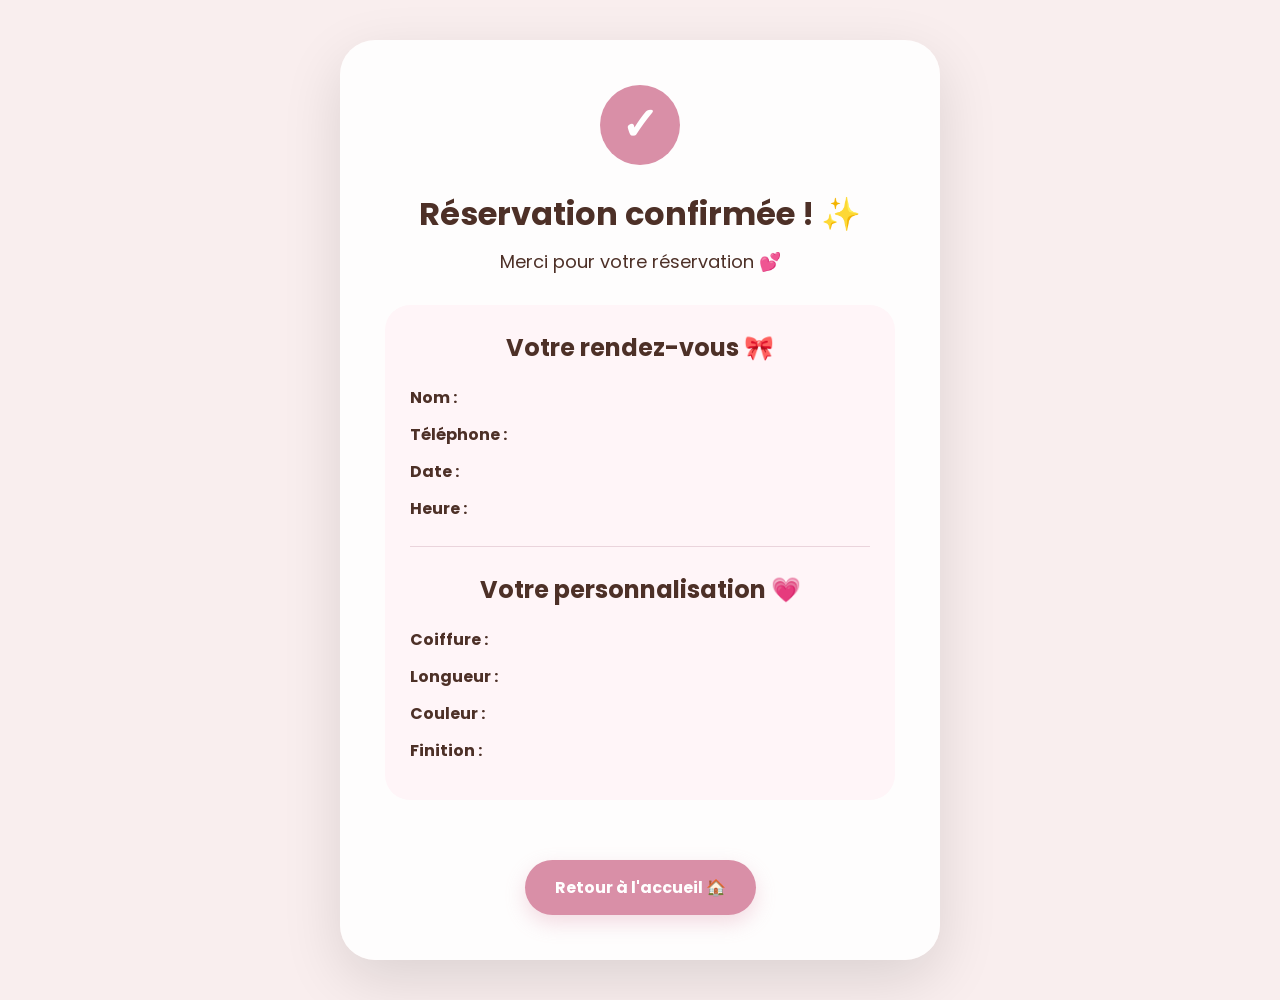
<file: confirmation.html>
<!DOCTYPE html>
<html lang="fr">

<head>

    <meta charset="UTF-8">

    <meta name="viewport"
          content="width=device-width, initial-scale=1.0">

    <title>Réservation confirmée ✨</title>

    <link rel="stylesheet" href="style.css">

</head>

<body>

    <main class="confirmation">

        <div class="confirmation-card">

            <div class="check">✓</div>

            <h1>Réservation confirmée ! ✨</h1>

            <p class="message">
                Merci pour votre réservation 💕
            </p>

            <div class="recap">

                <h2>Votre rendez-vous 🎀</h2>

                <p>
                    <strong>Nom :</strong>
                    <span id="nom"></span>
                </p>

                <p>
                    <strong>Téléphone :</strong>
                    <span id="telephone"></span>
                </p>

                <p>
                    <strong>Date :</strong>
                    <span id="date"></span>
                </p>

                <p>
                    <strong>Heure :</strong>
                    <span id="heure"></span>
                </p>

                <hr>

                <h2>Votre personnalisation 💗</h2>

                <p>
                    <strong>Coiffure :</strong>
                    <span id="coiffure"></span>
                </p>

                <p>
                    <strong>Longueur :</strong>
                    <span id="longueur"></span>
                </p>

                <p>
                    <strong>Couleur :</strong>
                    <span id="couleur"></span>
                </p>

                <p>
                    <strong>Finition :</strong>
                    <span id="finition"></span>
                </p>

            </div>

            <a href="index.html" class="btn-suivant">
                Retour à l'accueil 🏠
            </a>

        </div>

    </main>


<script>

document.addEventListener("DOMContentLoaded", () => {

    const donnees =
        JSON.parse(
            localStorage.getItem("reservation")
        );

    if (!donnees) {
        return;
    }

    document.getElementById("nom").textContent =
        donnees.nom;

    document.getElementById("telephone").textContent =
        donnees.telephone;

    document.getElementById("date").textContent =
        donnees.date;

    document.getElementById("heure").textContent =
        donnees.heure;


    const personnalisation =
        donnees.personnalisation || {};


    document.getElementById("coiffure").textContent =
        personnalisation.coiffure || "-";

    document.getElementById("longueur").textContent =
        personnalisation.longueur || "-";

    document.getElementById("couleur").textContent =
        personnalisation.couleur || "-";

    document.getElementById("finition").textContent =
        personnalisation.finition || "-";

});

</script>

</body>

</html>
</file>
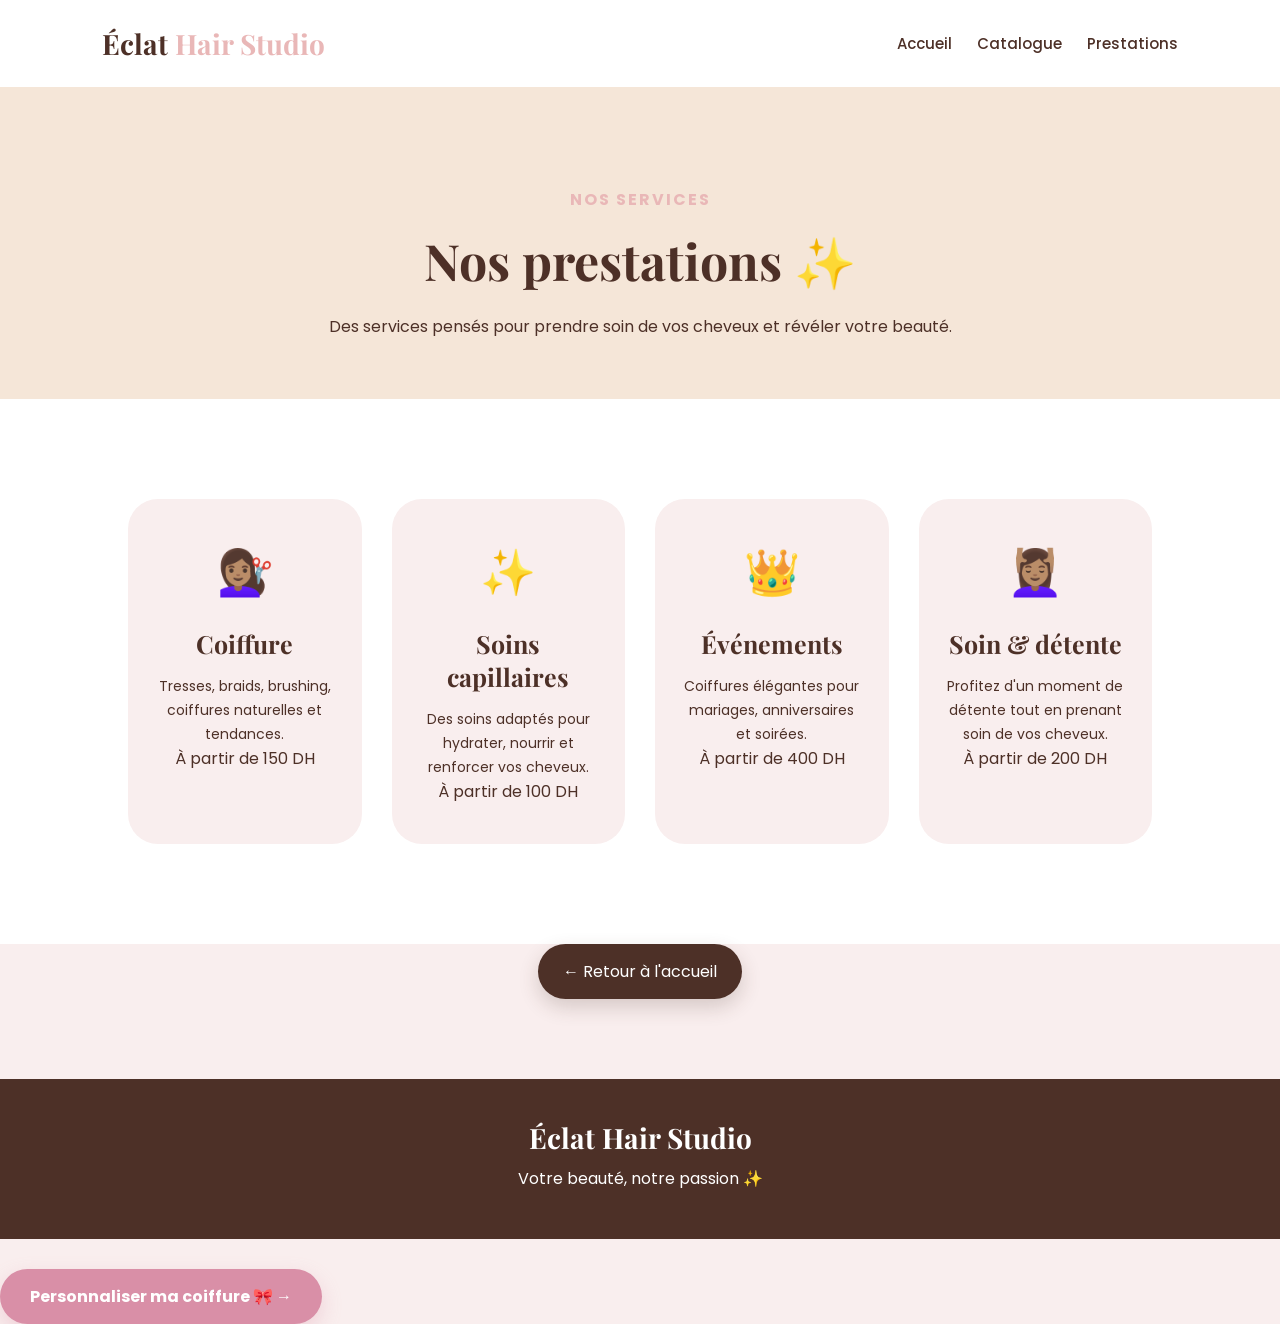
<file: prestation.html>
<!DOCTYPE html>
<html lang="fr">

<head>

    <meta charset="UTF-8">

    <meta name="viewport" content="width=device-width, initial-scale=1.0">

    <title>Prestations - Éclat Hair Studio</title>

    <link rel="stylesheet" href="style.css">

</head>

<body>


    <!-- MENU -->

    <nav class="navbar">

        <div class="logo">
            Éclat <span>Hair Studio</span>
        </div>

        <div class="menu">

            <a href="index.html">Accueil</a>

            <a href="catalogue.html">Catalogue</a>

            <a href="prestations.html">Prestations</a>

        </div>

    </nav>


    <!-- TITRE -->

    <section class="catalogue-header">

        <p class="petit-titre">
            NOS SERVICES
        </p>

        <h1>
            Nos prestations ✨
        </h1>

        <p>
            Des services pensés pour prendre soin
            de vos cheveux et révéler votre beauté.
        </p>

    </section>


    <!-- PRESTATIONS -->

    <section class="services">


        <div class="services-container">


            <!-- PRESTATION 1 -->

            <div class="service-card">

                <div class="service-icon">
                    💇🏽‍♀️
                </div>

                <h3>
                    Coiffure
                </h3>

                <p>
                    Tresses, braids, brushing,
                    coiffures naturelles et tendances.
                </p>

                <span>
                    À partir de 150 DH
                </span>

            </div>


            <!-- PRESTATION 2 -->

            <div class="service-card">

                <div class="service-icon">
                    ✨
                </div>

                <h3>
                    Soins capillaires
                </h3>

                <p>
                    Des soins adaptés pour hydrater,
                    nourrir et renforcer vos cheveux.
                </p>

                <span>
                    À partir de 100 DH
                </span>

            </div>


            <!-- PRESTATION 3 -->

            <div class="service-card">

                <div class="service-icon">
                    👑
                </div>

                <h3>
                    Événements
                </h3>

                <p>
                    Coiffures élégantes pour mariages,
                    anniversaires et soirées.
                </p>

                <span>
                    À partir de 400 DH
                </span>

            </div>


            <!-- PRESTATION 4 -->

            <div class="service-card">

                <div class="service-icon">
                    💆🏽‍♀️
                </div>

                <h3>
                    Soin & détente
                </h3>

                <p>
                    Profitez d'un moment de détente
                    tout en prenant soin de vos cheveux.
                </p>

                <span>
                    À partir de 200 DH
                </span>

            </div>


        </div>

    </section>


    <!-- RETOUR -->

    <div class="retour">

        <a href="index.html" class="button">
            ← Retour à l'accueil
        </a>

    </div>


    <!-- FOOTER -->

    <footer>

        <h3>
            Éclat Hair Studio
        </h3>

        <p>
            Votre beauté, notre passion ✨
        </p>

    </footer>


</body>

</html>
<a href="personnalisation.html" class="btn-suivant">
    Personnaliser ma coiffure 🎀 →
</a>
</file>
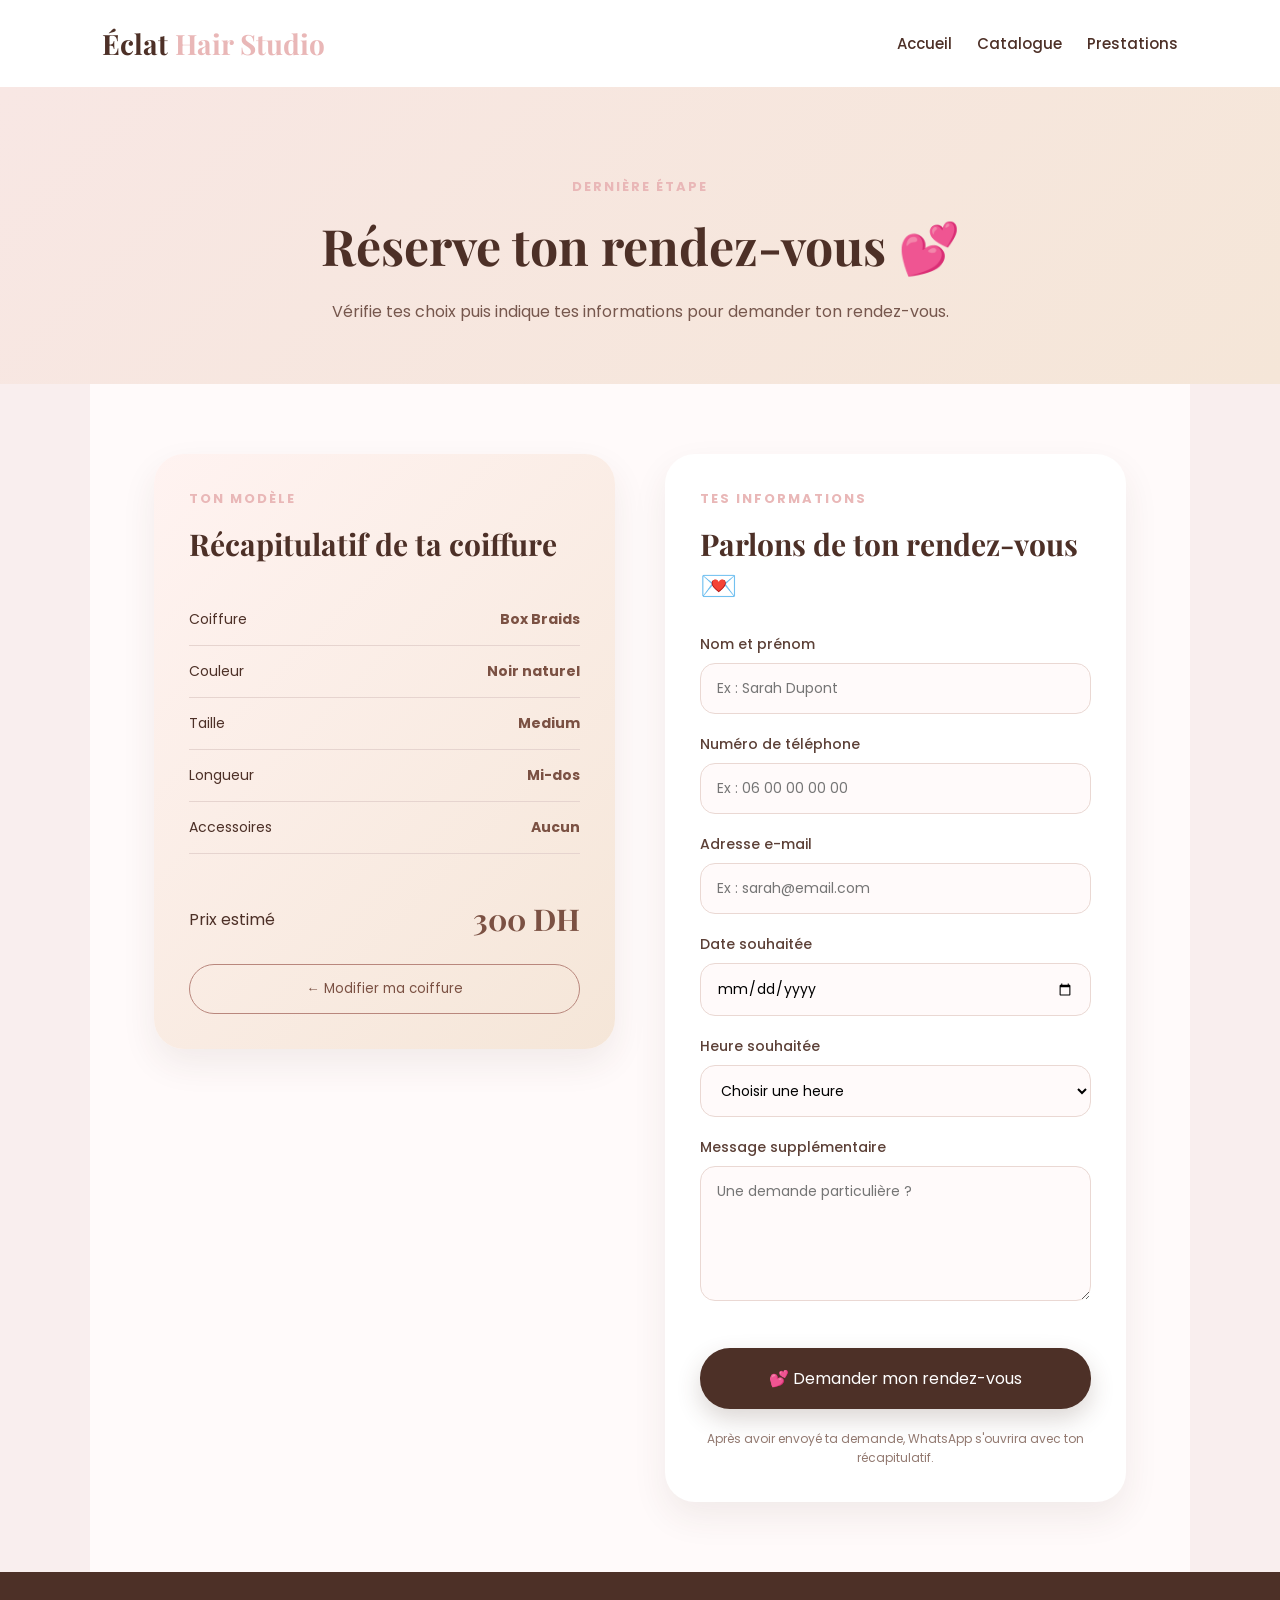
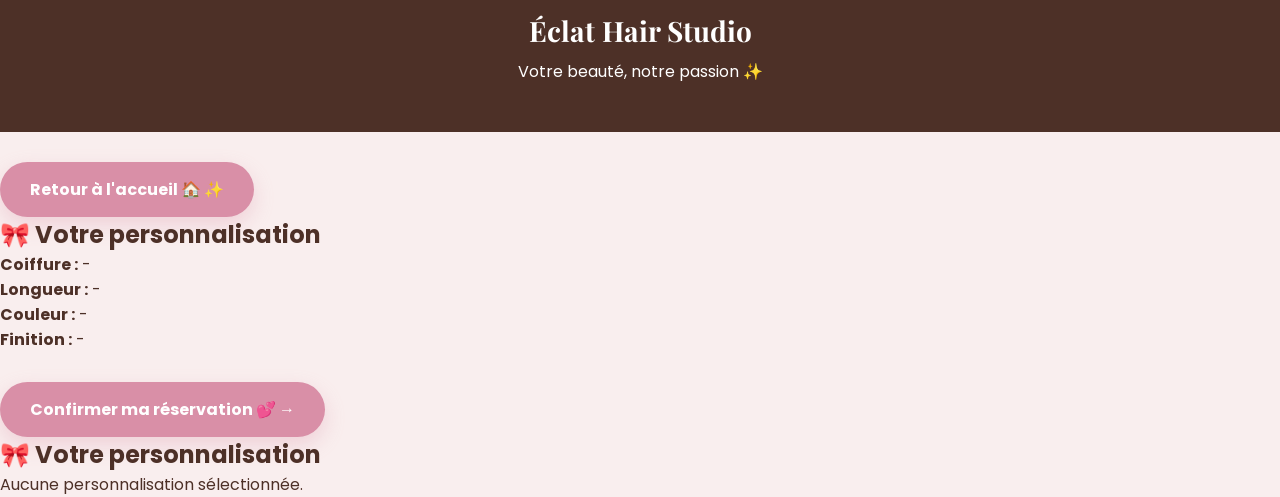
<file: reservation.html>
<!DOCTYPE html>
<html lang="fr">

<head>

    <meta charset="UTF-8">

    <meta name="viewport" content="width=device-width, initial-scale=1.0">

    <title>Réservation - Éclat Hair Studio</title>

    <link rel="stylesheet" href="style.css">

</head>


<body>


<!-- =========================
     MENU
========================= -->

<nav class="navbar">

    <div class="logo">
        Éclat <span>Hair Studio</span>
    </div>

    <div class="menu">

        <a href="index.html">
            Accueil
        </a>

        <a href="catalogue.html">
            Catalogue
        </a>

        <a href="prestations.html">
            Prestations
        </a>

    </div>

</nav>



<!-- =========================
     EN-TÊTE
========================= -->

<section class="reservation-header">

    <p class="petit-titre">
        DERNIÈRE ÉTAPE
    </p>

    <h1>
        Réserve ton rendez-vous 💕
    </h1>

    <p>
        Vérifie tes choix puis indique tes informations
        pour demander ton rendez-vous.
    </p>

</section>



<!-- =========================
     CONTENU
========================= -->

<main class="reservation-container">


    <!-- =========================
         RÉCAPITULATIF
    ========================== -->

    <div class="reservation-summary">

        <p class="petit-titre">
            TON MODÈLE
        </p>

        <h2>
            Récapitulatif de ta coiffure
        </h2>


        <div class="summary-item">

            <span>
                Coiffure
            </span>

            <strong id="reservationStyle">
                Box Braids
            </strong>

        </div>


        <div class="summary-item">

            <span>
                Couleur
            </span>

            <strong id="reservationColor">
                Noir naturel
            </strong>

        </div>


        <div class="summary-item">

            <span>
                Taille
            </span>

            <strong id="reservationSize">
                Medium
            </strong>

        </div>


        <div class="summary-item">

            <span>
                Longueur
            </span>

            <strong id="reservationLength">
                Mi-dos
            </strong>

        </div>


        <div class="summary-item">

            <span>
                Accessoires
            </span>

            <strong id="reservationAccessories">
                Aucun
            </strong>

        </div>


        <div class="reservation-total">

            <span>
                Prix estimé
            </span>

            <strong id="reservationPrice">
                300 DH
            </strong>

        </div>


        <button
            class="modify-button"
            onclick="history.back()">

            ← Modifier ma coiffure

        </button>

    </div>



    <!-- =========================
         FORMULAIRE
    ========================== -->

    <div class="reservation-form">

        <p class="petit-titre">
            TES INFORMATIONS
        </p>

        <h2>
            Parlons de ton rendez-vous 💌
        </h2>


        <form id="bookingForm">


            <!-- NOM -->

            <div class="form-group">

                <label for="name">
                    Nom et prénom
                </label>

                <input
                    type="text"
                    id="name"
                    placeholder="Ex : Sarah Dupont"
                    required>

            </div>



            <!-- TELEPHONE -->

            <div class="form-group">

                <label for="phone">
                    Numéro de téléphone
                </label>

                <input
                    type="tel"
                    id="phone"
                    placeholder="Ex : 06 00 00 00 00"
                    required>

            </div>



            <!-- EMAIL -->

            <div class="form-group">

                <label for="email">
                    Adresse e-mail
                </label>

                <input
                    type="email"
                    id="email"
                    placeholder="Ex : sarah@email.com">

            </div>



            <!-- DATE -->

            <div class="form-group">

                <label for="date">
                    Date souhaitée
                </label>

                <input
                    type="date"
                    id="date"
                    required>

            </div>



            <!-- HEURE -->

            <div class="form-group">

                <label for="time">
                    Heure souhaitée
                </label>

                <select
                    id="time"
                    required>

                    <option value="">
                        Choisir une heure
                    </option>

                    <option>
                        09:00
                    </option>

                    <option>
                        10:00
                    </option>

                    <option>
                        11:00
                    </option>

                    <option>
                        12:00
                    </option>

                    <option>
                        13:00
                    </option>

                    <option>
                        14:00
                    </option>

                    <option>
                        15:00
                    </option>

                    <option>
                        16:00
                    </option>

                    <option>
                        17:00
                    </option>

                    <option>
                        18:00
                    </option>

                </select>

            </div>



            <!-- MESSAGE -->

            <div class="form-group">

                <label for="message">
                    Message supplémentaire
                </label>

                <textarea
                    id="message"
                    rows="5"
                    placeholder="Une demande particulière ?"></textarea>

            </div>



            <!-- BOUTON -->

            <button
                type="submit"
                class="reservation-button">

                💕 Demander mon rendez-vous

            </button>


        </form>


        <p class="form-note">

            Après avoir envoyé ta demande, WhatsApp
            s'ouvrira avec ton récapitulatif.

        </p>

    </div>


</main>



<!-- =========================
     FOOTER
========================= -->

<footer>

    <h3>
        Éclat Hair Studio
    </h3>

    <p>
        Votre beauté, notre passion ✨
    </p>

</footer>



<script src="reservation.js"></script>

</body>

</html>
<a href="index.html" class="btn-suivant">
    Retour à l'accueil 🏠 ✨
</a>

<div class="recap-personnalisation">

    <h2>🎀 Votre personnalisation</h2>

    <p>
        <strong>Coiffure :</strong>
        <span id="recapCoiffure">-</span>
    </p>

    <p>
        <strong>Longueur :</strong>
        <span id="recapLongueur">-</span>
    </p>

    <p>
        <strong>Couleur :</strong>
        <span id="recapCouleur">-</span>
    </p>

    <p>
        <strong>Finition :</strong>
        <span id="recapFinition">-</span>
    </p>

</div>
<a href="confirmation.html" class="btn-suivant">
    Confirmer ma réservation 💕 →
</a>
<div class="recap-personnalisation">
    <h2>🎀 Votre personnalisation</h2>
    <div id="personnalisationRecap">
        Chargement de votre personnalisation...
    </div>
</div>
</file>
<file: style.css>
/* IMPORTATION D'UNE BELLE POLICE */
@import url('https://fonts.googleapis.com/css2?family=Playfair+Display:wght@500;600;700&family=Poppins:wght@300;400;500;600&display=swap');


/* COULEURS DU SITE */

:root {

    --rose: #e9b7b7;
    --rose-clair: #f9eeee;
    --beige: #f5e6d8;
    --marron: #7b5143;
    --marron-fonce: #4d3027;
    --blanc: #ffffff;

}


/* REINITIALISATION */

* {

    margin: 0;
    padding: 0;

    box-sizing: border-box;

}


body {

    font-family: "Poppins", sans-serif;

    background-color: var(--rose-clair);

    color: var(--marron-fonce);

}


/* MENU */

.navbar {

    display: flex;

    justify-content: space-between;

    align-items: center;

    padding: 25px 8%;

    background-color: var(--blanc);

    position: sticky;

    top: 0;

    z-index: 100;

}


.logo {

    font-family: "Playfair Display", serif;

    font-size: 28px;

    font-weight: bold;

    color: var(--marron-fonce);

}


.logo span {

    color: var(--rose);

}


.menu {

    display: flex;

    gap: 25px;

}


.menu a {

    text-decoration: none;

    color: var(--marron-fonce);

    font-size: 15px;

    font-weight: 500;

    transition: 0.3s;

}


.menu a:hover {

    color: var(--rose);

}


/* PAGE D'ACCUEIL */

.hero {

    min-height: 600px;

    display: flex;

    align-items: center;

    justify-content: space-between;

    padding: 70px 10%;

    background-color: var(--beige);

    gap: 60px;

}


.hero-text {

    width: 50%;

}


.petit-titre {

    color: var(--rose);

    font-weight: bold;

    letter-spacing: 2px;

    font-size: 13px;

    margin-bottom: 15px;

}


.hero h1 {

    font-family: "Playfair Display", serif;

    font-size: 55px;

    line-height: 1.2;

    margin-bottom: 25px;

}


.description {

    font-size: 17px;

    line-height: 1.8;

    margin-bottom: 30px;

}


.button {

    display: inline-block;

    background-color: var(--marron-fonce);

    color: white;

    text-decoration: none;

    padding: 15px 25px;

    border-radius: 30px;

    transition: 0.3s;

    box-shadow: 0px 8px 20px rgba(77, 48, 39, 0.2);

}


.button:hover {

    transform: translateY(-3px);

    background-color: var(--rose);

}


.hero-image {

    width: 45%;

}


.hero-image img {

    width: 100%;

    height: 500px;

    object-fit: cover;

    border-radius: 40px 40px 150px 40px;

    box-shadow: 20px 20px 0px var(--rose);

}


/* SERVICES */

.services {

    padding: 100px 10%;

    text-align: center;

    background-color: var(--blanc);

}


.services h2 {

    font-family: "Playfair Display", serif;

    font-size: 42px;

    margin-bottom: 60px;

}


.services-container {

    display: flex;

    justify-content: center;

    gap: 30px;

}


.service-card {

    width: 300px;

    background-color: var(--rose-clair);

    padding: 40px 25px;

    border-radius: 30px;

    transition: 0.3s;

}


.service-card:hover {

    transform: translateY(-10px);

    box-shadow: 0px 15px 30px rgba(0, 0, 0, 0.1);

}


.service-icon {

    font-size: 45px;

    margin-bottom: 20px;

}


.service-card h3 {

    font-family: "Playfair Display", serif;

    font-size: 25px;

    margin-bottom: 15px;

}


.service-card p {

    font-size: 14px;

    line-height: 1.7;

}


/* PRESENTATION DU SALON */

.about {

    display: flex;

    align-items: center;

    padding: 100px 10%;

    gap: 80px;

    background-color: var(--beige);

}


.about-image {

    width: 50%;

}


.about-image img {

    width: 100%;

    height: 500px;

    object-fit: cover;

    border-radius: 150px 40px 40px 40px;

}


.about-text {

    width: 50%;

}


.about h2 {

    font-family: "Playfair Display", serif;

    font-size: 45px;

    margin-bottom: 25px;

}


.about-text p {

    line-height: 1.8;

    margin-bottom: 25px;

}


/* CONTACT */

.contact {

    text-align: center;

    padding: 100px 20px;

    background-color: var(--rose-clair);

}


.contact h2 {

    font-family: "Playfair Display", serif;

    font-size: 42px;

    margin-bottom: 30px;

}


.contact p {

    margin: 10px;

}


/* PIED DE PAGE */

footer {

    text-align: center;

    padding: 40px;

    background-color: var(--marron-fonce);

    color: white;

}


footer h3 {

    font-family: "Playfair Display", serif;

    font-size: 28px;

    margin-bottom: 10px;

}


footer p {

    margin: 8px;

}


/* ADAPTATION AU TELEPHONE */

@media (max-width: 800px) {

    .navbar {

        flex-direction: column;

        gap: 20px;

    }


    .menu {

        gap: 15px;

        flex-wrap: wrap;

        justify-content: center;

    }


    .hero {

        flex-direction: column;

        text-align: center;

    }


    .hero-text {

        width: 100%;

    }


    .hero-image {

        width: 100%;

    }


    .hero h1 {

        font-size: 40px;

    }


    .services-container {

        flex-direction: column;

        align-items: center;

    }


    .about {

        flex-direction: column;

    }


    .about-image {

        width: 100%;

    }


    .about-text {

        width: 100%;

        text-align: center;

    }

}

/* PAGE CATALOGUE */

.catalogue-header {

    text-align: center;

    padding: 100px 20px 60px;

    background-color: var(--beige);

}


.catalogue-header h1 {

    font-family: "Playfair Display", serif;

    font-size: 50px;

    margin-bottom: 20px;

}


.catalogue-header p {

    font-size: 16px;

}


/* GRILLE DU CATALOGUE */

.catalogue {

    display: grid;

    grid-template-columns: repeat(2, 1fr);

    gap: 40px;

    padding: 80px 10%;

    background-color: var(--rose-clair);

}


/* CARTE DU CATALOGUE */

.catalogue-card {

    background-color: white;

    border-radius: 30px;

    overflow: hidden;

    box-shadow: 0px 10px 25px rgba(0, 0, 0, 0.08);

    transition: 0.3s;

}


.catalogue-card:hover {

    transform: translateY(-10px);

}


.catalogue-card img {

    width: 100%;

    height: 350px;

    object-fit: cover;

}


.catalogue-info {

    padding: 25px;

}


.catalogue-info h2 {

    font-family: "Playfair Display", serif;

    font-size: 28px;

    margin-bottom: 10px;

}


.catalogue-info p {

    font-size: 14px;

    margin-bottom: 20px;

}


.catalogue-info span {

    display: inline-block;

    background-color: var(--rose-clair);

    color: var(--marron-fonce);

    padding: 10px 15px;

    border-radius: 20px;

    font-weight: bold;

}


/* BOUTON RETOUR */

.retour {

    text-align: center;

    padding-bottom: 80px;

}


/* CATALOGUE SUR TELEPHONE */

@media (max-width: 800px) {

    .catalogue {

        grid-template-columns: 1fr;

    }


    .catalogue-header h1 {

        font-size: 38px;

    }

}

/* =====================================================
   CONFIGURATEUR
===================================================== */

.custom-header {

    text-align: center;

    padding: 90px 20px 60px;

    background: linear-gradient(
        135deg,
        #f8e7e4,
        #f5e6d8
    );

}


.custom-header h1 {

    font-family: "Playfair Display", serif;

    font-size: 52px;

    margin-bottom: 20px;

}


.custom-header p:last-child {

    font-size: 16px;

    color: #76574d;

}



/* =====================================================
   CONTENEUR PRINCIPAL
===================================================== */

.customizer {

    max-width: 1250px;

    margin: auto;

    padding: 70px 5%;

    display: grid;

    grid-template-columns: 42% 58%;

    gap: 50px;

    background-color: #fffafa;

}



/* =====================================================
   APERÇU
===================================================== */

.preview-box {

    position: sticky;

    top: 100px;

    height: fit-content;

    background: white;

    border-radius: 35px;

    overflow: hidden;

    box-shadow:
        0 20px 50px rgba(77, 48, 39, 0.12);

}


.preview-image {

    width: 100%;

    height: 500px;

    overflow: hidden;

}


.preview-image img {

    width: 100%;

    height: 100%;

    object-fit: cover;

    transition: 0.5s;

}


.preview-box:hover
.preview-image img {

    transform: scale(1.04);

}


.preview-content {

    padding: 30px;

}


.preview-content h2 {

    font-family: "Playfair Display", serif;

    font-size: 35px;

    margin-bottom: 15px;

}


.preview-content p {

    line-height: 1.7;

    color: #76574d;

}



/* =====================================================
   PRIX
===================================================== */

.price-box {

    display: flex;

    justify-content: space-between;

    align-items: center;

    margin-top: 25px;

    padding: 20px;

    border-radius: 20px;

    background: #f9eeee;

}


.price-box span {

    font-size: 14px;

}


.price-box strong {

    font-family: "Playfair Display", serif;

    font-size: 27px;

    color: #7b5143;

}



/* =====================================================
   OPTIONS
===================================================== */

.options-box {

    display: flex;

    flex-direction: column;

    gap: 35px;

}


.option-section {

    background: white;

    padding: 30px;

    border-radius: 25px;

    box-shadow:
        0 8px 25px rgba(77, 48, 39, 0.06);

}


.option-section h3 {

    font-family: "Playfair Display", serif;

    font-size: 24px;

    margin-bottom: 20px;

}


.option-description {

    color: #8b7067;

    font-size: 14px;

    margin-top: -10px;

    margin-bottom: 20px;

}



/* =====================================================
   MODÈLES
===================================================== */

.option-grid {

    display: grid;

    grid-template-columns: repeat(2, 1fr);

    gap: 15px;

}


.style-option {

    border: 2px solid #f1dfdb;

    background: white;

    border-radius: 18px;

    padding: 20px;

    cursor: pointer;

    text-align: left;

    transition: 0.3s;

}


.style-option:hover {

    transform: translateY(-3px);

    border-color: #e9b7b7;

}


.style-option.active {

    border-color: #b97979;

    background: #fff4f3;

}


.option-icon {

    display: block;

    font-size: 30px;

    margin-bottom: 10px;

}


.style-option strong {

    display: block;

    color: #4d3027;

}


.style-option small {

    color: #927970;

}



/* =====================================================
   COULEURS
===================================================== */

.color-options {

    display: grid;

    grid-template-columns: repeat(2, 1fr);

    gap: 12px;

}


.color-option {

    display: flex;

    align-items: center;

    gap: 12px;

    border: 2px solid #f1dfdb;

    background: white;

    padding: 12px;

    border-radius: 15px;

    cursor: pointer;

    transition: 0.3s;

}


.color-option:hover {

    border-color: #d8a3a3;

}


.color-option.active {

    border-color: #a66b6b;

    background: #fff5f4;

}


.color-circle {

    width: 30px;

    height: 30px;

    border-radius: 50%;

    display: inline-block;

    border: 2px solid white;

    box-shadow:
        0 0 0 1px #ddd;

}


.black {
    background: #151313;
}


.chocolate {
    background: #4b2c20;
}


.caramel {
    background: #b9783d;
}


.burgundy {
    background: #681f32;
}


.honey {
    background: #d49b45;
}


.blonde {
    background: #e4c783;
}


.pink {
    background: #e79bb3;
}


.purple {
    background: #79518e;
}



/* =====================================================
   TAILLE + LONGUEUR
===================================================== */

.size-options,
.length-options {

    display: grid;

    grid-template-columns: repeat(3, 1fr);

    gap: 12px;

}


.size-option,
.length-option {

    border: 2px solid #f1dfdb;

    background: white;

    padding: 18px 10px;

    border-radius: 17px;

    cursor: pointer;

    transition: 0.3s;

}


.size-option:hover,
.length-option:hover {

    border-color: #d8a3a3;

}


.size-option.active,
.length-option.active {

    border-color: #a66b6b;

    background: #fff5f4;

}


.size-option strong,
.length-option strong {

    display: block;

    color: #4d3027;

    margin-bottom: 5px;

}


.size-option small,
.length-option small {

    color: #927970;

}



/* =====================================================
   ACCESSOIRES
===================================================== */

.accessory-options {

    display: grid;

    grid-template-columns: repeat(2, 1fr);

    gap: 12px;

}


.accessory {

    display: grid;

    grid-template-columns: auto 1fr auto;

    align-items: center;

    gap: 10px;

    padding: 15px;

    border: 2px solid #f1dfdb;

    border-radius: 16px;

    cursor: pointer;

    transition: 0.3s;

}


.accessory:hover {

    background: #fff6f5;

}


.accessory input {

    accent-color: #9c6666;

}


.accessory-icon {

    font-size: 23px;

}


.accessory strong {

    font-size: 13px;

    color: #9b6b5d;

}



/* =====================================================
   RÉSUMÉ
===================================================== */

.summary-box {

    background:
        linear-gradient(
            135deg,
            #fff3f1,
            #f5e6d8
        );

    padding: 30px;

    border-radius: 25px;

    border: 1px solid #edd4ce;

}


.summary-box h3 {

    font-family: "Playfair Display", serif;

    font-size: 27px;

    margin-bottom: 20px;

}


.summary-row {

    display: flex;

    justify-content: space-between;

    padding: 10px 0;

    border-bottom: 1px solid #ead8d3;

    font-size: 14px;

}


.summary-row strong {

    color: #7b5143;

    text-align: right;

    max-width: 60%;

}


.total {

    display: flex;

    justify-content: space-between;

    align-items: center;

    margin-top: 25px;

    padding-top: 20px;

}


.total span {

    font-weight: bold;

}


.total strong {

    font-family: "Playfair Display", serif;

    font-size: 32px;

    color: #7b5143;

}



/* =====================================================
   BOUTON DE CONFIRMATION
===================================================== */

.reservation-button {

    width: 100%;

    border: none;

    background: #4d3027;

    color: white;

    padding: 18px;

    border-radius: 30px;

    margin-top: 20px;

    font-size: 16px;

    font-family: "Poppins", sans-serif;

    cursor: pointer;

    transition: 0.3s;

    box-shadow:
        0 10px 25px rgba(77, 48, 39, 0.2);

}


.reservation-button:hover {

    background: #a66b6b;

    transform: translateY(-3px);

}



/* =====================================================
   MOBILE
===================================================== */

@media (max-width: 900px) {

    .customizer {

        grid-template-columns: 1fr;

    }


    .preview-box {

        position: relative;

        top: 0;

    }


    .preview-image {

        height: 400px;

    }

}


@media (max-width: 600px) {

    .custom-header h1 {

        font-size: 38px;

    }


    .option-grid {

        grid-template-columns: 1fr;

    }


    .color-options {

        grid-template-columns: 1fr;

    }


    .size-options,
    .length-options {

        grid-template-columns: 1fr;

    }


    .accessory-options {

        grid-template-columns: 1fr;

    }

}

/* =====================================================
   PAGE RÉSERVATION
===================================================== */

.reservation-header {

    text-align: center;

    padding: 90px 20px 60px;

    background: linear-gradient(
        135deg,
        #f8e7e4,
        #f5e6d8
    );

}


.reservation-header h1 {

    font-family: "Playfair Display", serif;

    font-size: 50px;

    margin-bottom: 20px;

}


.reservation-header p:last-child {

    color: #76574d;

}



/* =====================================================
   CONTENEUR
===================================================== */

.reservation-container {

    max-width: 1100px;

    margin: auto;

    padding: 70px 5%;

    display: grid;

    grid-template-columns: 1fr 1fr;

    gap: 50px;

    background-color: #fffafa;

}



/* =====================================================
   RÉCAPITULATIF
===================================================== */

.reservation-summary {

    background:
        linear-gradient(
            135deg,
            #fff3f1,
            #f5e6d8
        );

    padding: 35px;

    border-radius: 30px;

    height: fit-content;

    box-shadow:
        0 15px 35px rgba(
            77,
            48,
            39,
            0.08
        );

}


.reservation-summary h2 {

    font-family: "Playfair Display", serif;

    font-size: 30px;

    margin-bottom: 30px;

}


.summary-item {

    display: flex;

    justify-content: space-between;

    gap: 20px;

    padding: 15px 0;

    border-bottom: 1px solid #e6d4cf;

    font-size: 14px;

}


.summary-item strong {

    color: #7b5143;

    text-align: right;

}


.reservation-total {

    display: flex;

    justify-content: space-between;

    align-items: center;

    margin-top: 25px;

    padding-top: 20px;

}


.reservation-total strong {

    font-family: "Playfair Display", serif;

    font-size: 30px;

    color: #7b5143;

}



/* =====================================================
   MODIFIER
===================================================== */

.modify-button {

    width: 100%;

    margin-top: 25px;

    padding: 14px;

    background: transparent;

    border: 1px solid #b9877d;

    color: #7b5143;

    border-radius: 25px;

    cursor: pointer;

    font-family: "Poppins", sans-serif;

    transition: 0.3s;

}


.modify-button:hover {

    background: #fff;

}



/* =====================================================
   FORMULAIRE
===================================================== */

.reservation-form {

    background: white;

    padding: 35px;

    border-radius: 30px;

    box-shadow:
        0 15px 35px rgba(
            77,
            48,
            39,
            0.08
        );

}


.reservation-form h2 {

    font-family: "Playfair Display", serif;

    font-size: 30px;

    margin-bottom: 30px;

}


.form-group {

    margin-bottom: 20px;

}


.form-group label {

    display: block;

    margin-bottom: 8px;

    font-size: 14px;

    font-weight: 500;

    color: #5c4037;

}


.form-group input,
.form-group select,
.form-group textarea {

    width: 100%;

    padding: 14px 16px;

    border: 1px solid #ead8d3;

    border-radius: 15px;

    background: #fffafa;

    font-family: "Poppins", sans-serif;

    font-size: 14px;

    outline: none;

    transition: 0.3s;

}


.form-group input:focus,
.form-group select:focus,
.form-group textarea:focus {

    border-color: #b97979;

    box-shadow:
        0 0 0 3px #f9eeee;

}


.form-group textarea {

    resize: vertical;

}


.form-note {

    margin-top: 20px;

    font-size: 12px;

    text-align: center;

    color: #927970;

    line-height: 1.6;

}



/* =====================================================
   MOBILE
===================================================== */

@media (max-width: 800px) {

    .reservation-container {

        grid-template-columns: 1fr;

    }


    .reservation-header h1 {

        font-size: 38px;

    }

}
html {
    scroll-behavior: smooth;
}
html {
    scroll-behavior: smooth;
}
.btn-suivant {
    display: inline-block;
    margin-top: 30px;
    padding: 15px 30px;
    background: #d98fa7;
    color: white;
    text-decoration: none;
    border-radius: 30px;
    font-size: 16px;
    font-weight: bold;
    box-shadow: 0 8px 20px rgba(217, 143, 167, 0.3);
    transition: all 0.3s ease;
}

.btn-suivant:hover {
    transform: translateY(-4px);
    box-shadow: 0 12px 25px rgba(217, 143, 167, 0.4);
    background: #c97894;
}
.confirmation {
    min-height: 100vh;
    display: flex;
    justify-content: center;
    align-items: center;
    padding: 40px 20px;
}

.confirmation-card {
    width: 100%;
    max-width: 600px;
    padding: 45px;
    text-align: center;
    border-radius: 35px;
    background: rgba(255, 255, 255, 0.9);
    box-shadow: 0 20px 60px rgba(0, 0, 0, 0.12);
}

.check {
    width: 80px;
    height: 80px;
    margin: 0 auto 25px;
    border-radius: 50%;
    display: flex;
    justify-content: center;
    align-items: center;
    font-size: 45px;
    font-weight: bold;
    background: #d98fa7;
    color: white;
}

.confirmation-card h1 {
    font-size: 32px;
    margin-bottom: 10px;
}

.message {
    margin-bottom: 30px;
    font-size: 18px;
}

.recap {
    text-align: left;
    padding: 25px;
    border-radius: 25px;
    background: #fff5f8;
    margin-bottom: 30px;
}

.recap h2 {
    text-align: center;
    margin-bottom: 20px;
}

.recap p {
    margin: 12px 0;
}

.recap hr {
    border: none;
    border-top: 1px solid #ead4dc;
    margin: 25px 0;
}
</file>
